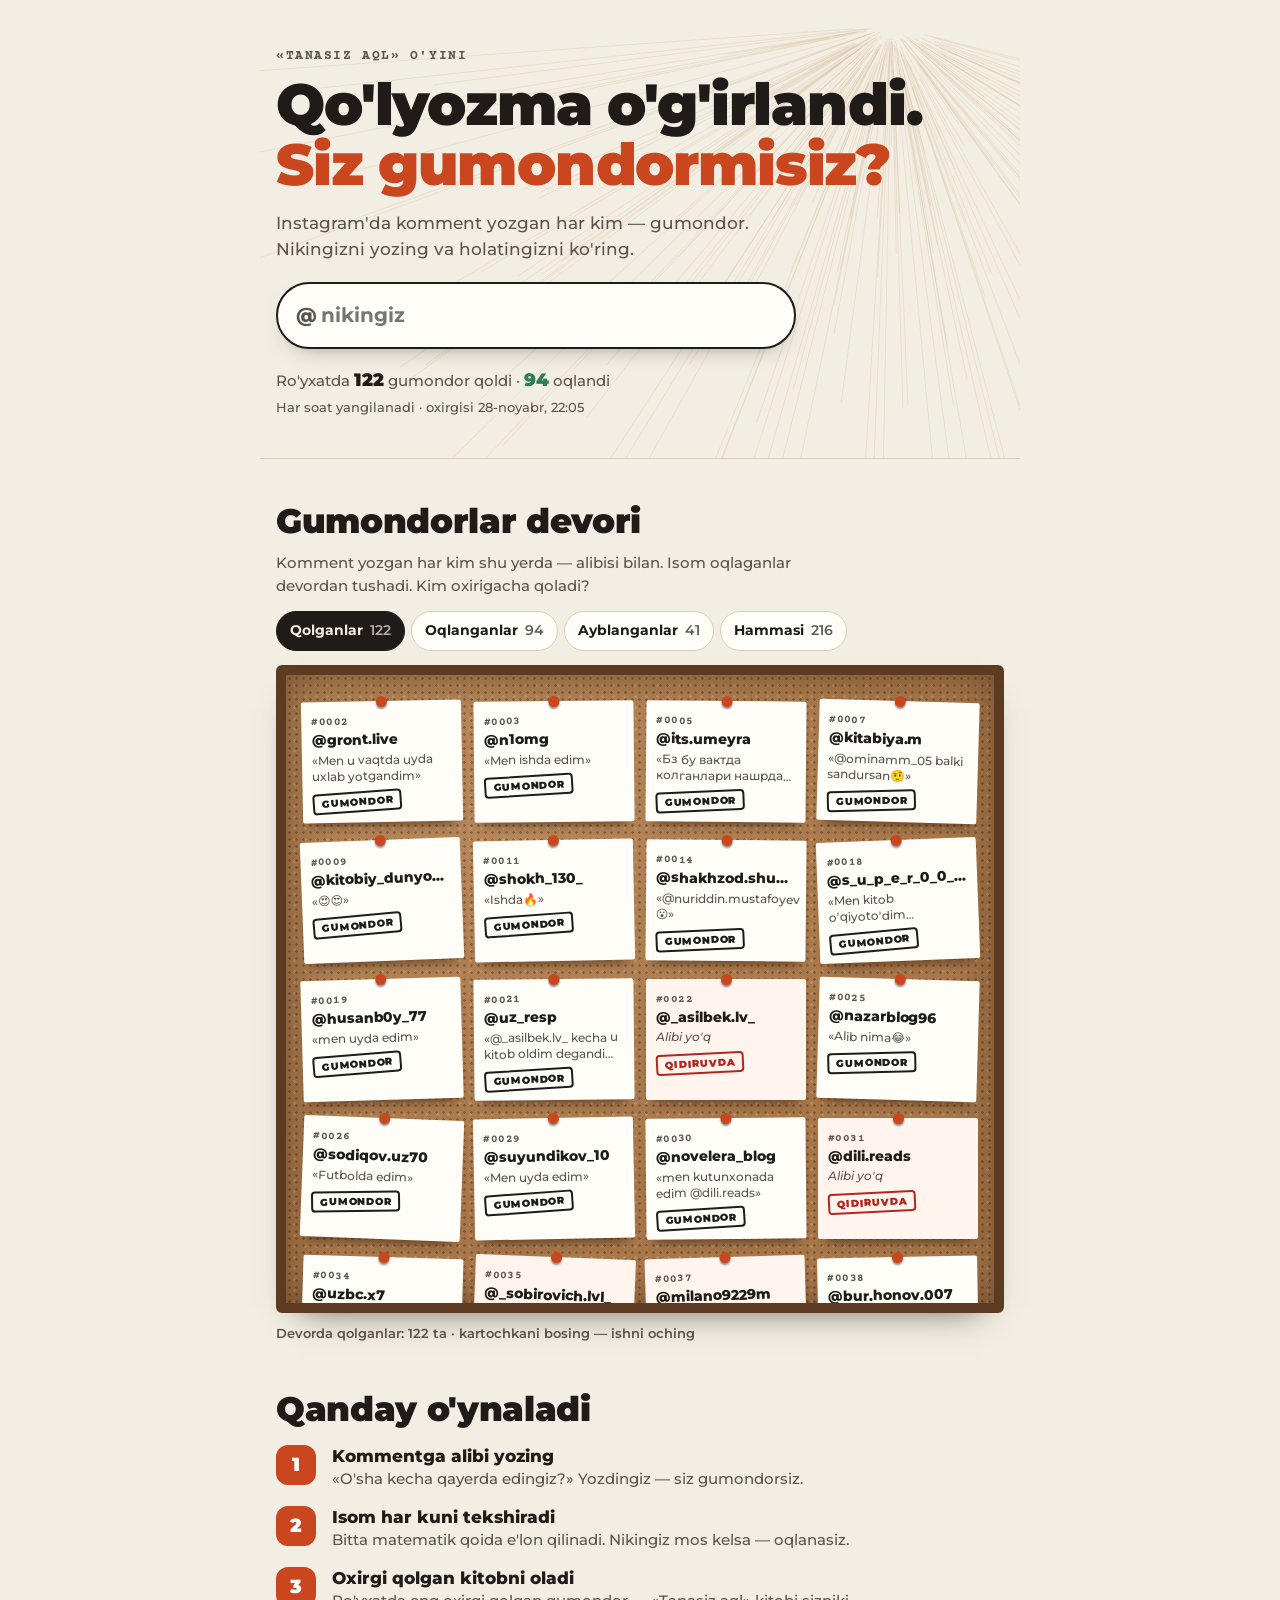
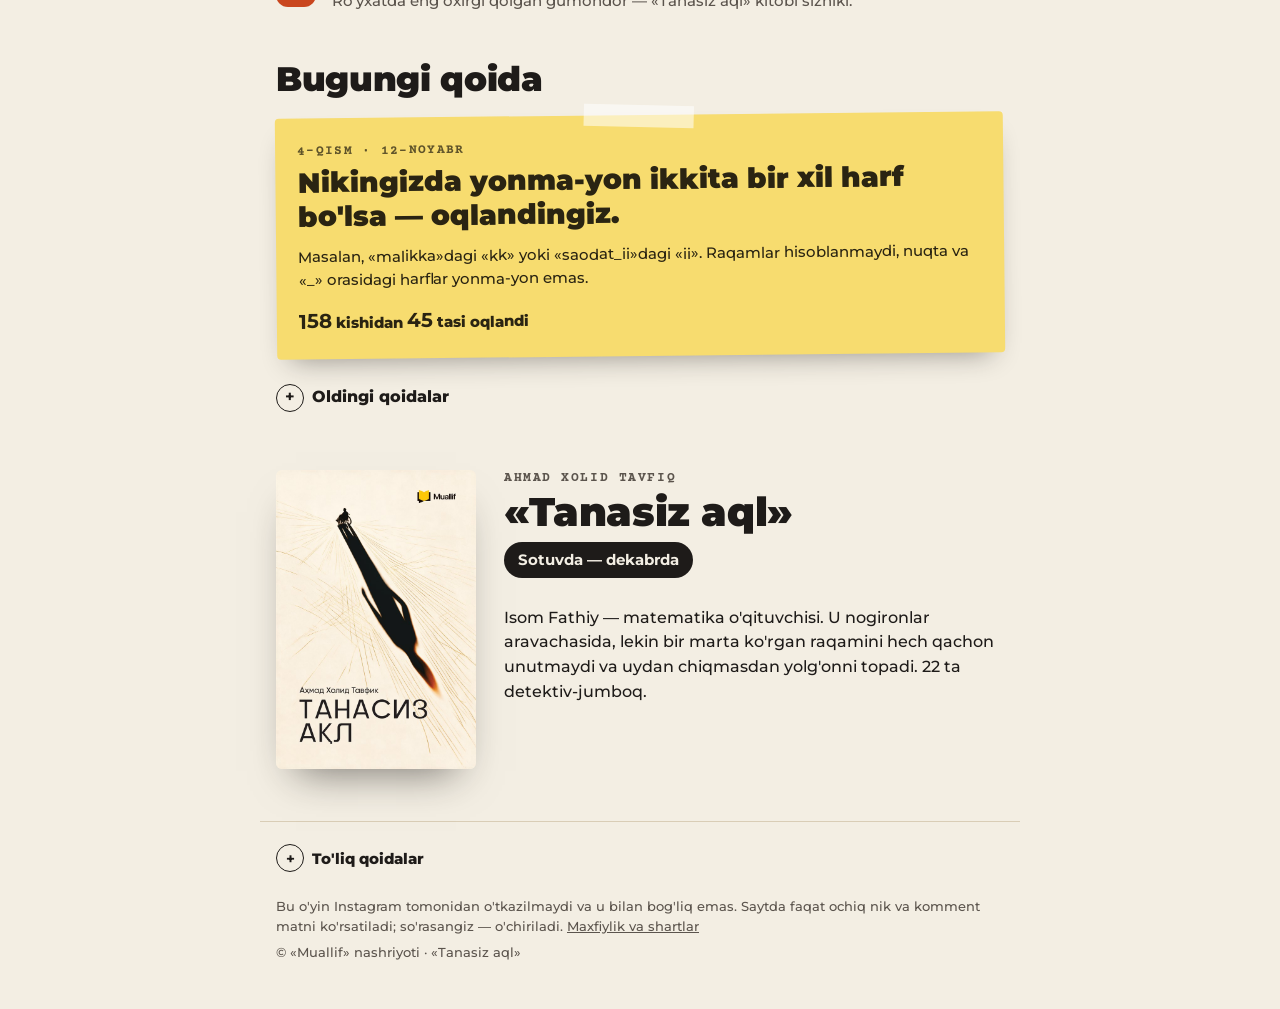
<file: index.html>
<!doctype html>
<html lang="uz">
<head>
<meta charset="utf-8">
<meta name="viewport" content="width=device-width, initial-scale=1, viewport-fit=cover">
<title>Tanasiz aql — gumondorlar ro'yxati</title>
<meta name="description" content="«Tanasiz aql» qo'lyozmasi o'g'irlandi. Instagram'da komment yozgan har kim — gumondor. Nikingizni yozing va holatingizni ko'ring.">
<meta property="og:type" content="website">
<meta property="og:title" content="Tanasiz aql — siz gumondormisiz?">
<meta property="og:description" content="Qo'lyozma o'g'irlandi. Komment yozgan — gumondor. Nikingizni toping.">
<meta property="og:image" content="https://gumondorlar.github.io/img/og.jpg">
<meta name="twitter:card" content="summary_large_image">
<meta name="theme-color" content="#F3EEE3">
<link rel="icon" href="data:image/svg+xml,%3Csvg xmlns='http://www.w3.org/2000/svg' viewBox='0 0 64 64'%3E%3Crect width='64' height='64' rx='14' fill='%231E1B19'/%3E%3Ccircle cx='27' cy='27' r='13' fill='none' stroke='%23F3EEE3' stroke-width='6'/%3E%3Cpath d='M37 37l13 13' stroke='%23C9461E' stroke-width='7' stroke-linecap='round'/%3E%3C/svg%3E">
<link rel="preconnect" href="https://fonts.googleapis.com">
<link rel="preconnect" href="https://fonts.gstatic.com" crossorigin>
<link href="https://fonts.googleapis.com/css2?family=Courier+Prime:wght@400;700&family=Montserrat:wght@500;600;700;800;900&display=swap" rel="stylesheet">
<link rel="stylesheet" href="style.css">
</head>
<body>
<div id="namuna" class="namuna" hidden>NAMUNA — niklar va raqamlar to'qilgan. O'yin hali boshlanmagan.</div>
<div id="xato" class="namuna xato" hidden>Ro'yxatni yuklab bo'lmadi. Sahifani yangilang.</div>

<main>
  <section class="hero" aria-labelledby="h1">
    <svg class="nur" id="nur" aria-hidden="true"></svg>
    <div class="hero-in">
      <p class="kicker">«TANASIZ AQL» O'YINI</p>
      <h1 id="h1">Qo'lyozma o'g'irlandi.<br><span>Siz gumondormisiz?</span></h1>
      <p class="lead">Instagram'da komment yozgan har kim — gumondor. Nikingizni yozing va holatingizni ko'ring.</p>
      <label class="qidiruv">
        <span aria-hidden="true">@</span>
        <input id="q" type="search" autocomplete="off" autocapitalize="none" autocorrect="off" spellcheck="false" placeholder="nikingiz" aria-label="Instagram nikingiz yoki ish raqami">
      </label>
      <ul id="natija" class="natija" role="list"></ul>
      <p id="topilmadi" class="izoh" hidden>Topilmadi. Komment yozgan bo'lsangiz, ko'pi bilan 1 soatda ro'yxatda paydo bo'lasiz.</p>
      <p class="hisob" id="hisob"></p>
    </div>
  </section>

  <section id="devor" class="blok" aria-labelledby="h-devor">
    <h2 id="h-devor">Gumondorlar devori</h2>
    <p class="izoh-d">Komment yozgan har kim shu yerda — alibisi bilan. Isom oqlaganlar devordan tushadi. Kim oxirigacha qoladi?</p>
    <div class="tablar" role="tablist" id="tablar" aria-label="Devor filtri">
      <button role="tab" data-f="qoldi" aria-selected="true">Qolganlar</button>
      <button role="tab" data-f="oqlandi" aria-selected="false">Oqlanganlar</button>
      <button role="tab" data-f="ayb" aria-selected="false">Ayblanganlar</button>
      <button role="tab" data-f="hammasi" aria-selected="false">Hammasi</button>
    </div>
    <div class="doska" id="doska" role="tabpanel" aria-labelledby="h-devor">
      <div id="grid" class="grid"></div>
      <div id="dum" class="dum" aria-hidden="true"></div>
    </div>
    <p class="doska-past" id="doska-past"></p>
  </section>

  <section class="blok" aria-labelledby="h-qanday">
    <h2 id="h-qanday">Qanday o'ynaladi</h2>
    <ol class="qadam">
      <li><b>Kommentga alibi yozing</b><span>«O'sha kecha qayerda edingiz?» Yozdingiz — siz gumondorsiz.</span></li>
      <li><b>Isom har kuni tekshiradi</b><span>Bitta matematik qoida e'lon qilinadi. Nikingiz mos kelsa — oqlanasiz.</span></li>
      <li><b>Oxirgi qolgan kitobni oladi</b><span>Ro'yxatda eng oxirgi qolgan gumondor — «Tanasiz aql» kitobi sizniki.</span></li>
    </ol>
  </section>

  <section id="qoida" class="blok" aria-labelledby="h-qoida">
    <h2 id="h-qoida">Bugungi qoida</h2>
    <div id="bugun"></div>
    <div id="ovoz"></div>
    <details class="ochil" id="oldingi" hidden>
      <summary>Oldingi qoidalar</summary>
      <ol id="kun" class="kun"></ol>
    </details>
  </section>

  <section id="kitob" class="blok kitob" aria-labelledby="h-kitob">
    <img src="img/muqova.jpg" width="640" height="959" alt="«Tanasiz aql» kitobi muqovasi" loading="lazy">
    <div>
      <p class="kicker">Ahmad Xolid Tavfiq</p>
      <h2 id="h-kitob">«Tanasiz aql»</h2>
      <p class="sotuv">Sotuvda — <b id="sotuv">dekabrda</b></p>
      <p>Isom Fathiy — matematika o'qituvchisi. U nogironlar aravachasida, lekin bir marta ko'rgan raqamini hech qachon unutmaydi va uydan chiqmasdan yolg'onni topadi. 22 ta detektiv-jumboq.</p>
      <div class="tugmalar" id="kitob-havola"></div>
    </div>
  </section>
</main>

<footer class="pas">
  <details class="ochil">
    <summary>To'liq qoidalar</summary>
    <ul class="bandlar">
      <li>Bir odam — bitta ish: birinchi kommentingiz hisoblanadi.</li>
      <li>Do'stingizni belgilasangiz, u ayblanadi. 24 soat ichida o'zi alibi yozmasa — qidiruvga beriladi. Kitob faqat o'zi komment yozganga beriladi.</li>
      <li>Qoida faqat nikingiz yoki ish raqamingizdan hisoblanadi. Ish ochilgan paytdagi nik olinadi — keyin o'zgartirish yordam bermaydi.</li>
      <li>Tekshiruvga o'sha kuni 16:00 gacha ro'yxatda bo'lganlar kiradi.</li>
      <li>Ertangi qoidani kommentdagi ovoz bilan o'zingiz tanlaysiz.</li>
      <li>Haqoratli, reklama va yashirilgan kommentlar hisoblanmaydi.</li>
    </ul>
    <p id="rasmiy">Tashkilotchi, muddat, sovrin va g'olibni aniqlash tartibi shu yerda e'lon qilinadi.</p>
  </details>
  <p>Bu o'yin Instagram tomonidan o'tkazilmaydi va u bilan bog'liq emas. Saytda faqat ochiq nik va komment matni ko'rsatiladi; so'rasangiz — o'chiriladi. <a href="maxfiylik.html">Maxfiylik va shartlar</a></p>
  <p>© «Muallif» nashriyoti · «Tanasiz aql»</p>
</footer>

<div id="modal" class="modal" hidden>
  <div class="sheet" role="dialog" aria-modal="true" aria-labelledby="m-nik">
    <button class="yop" id="yop" aria-label="Yopish">×</button>
    <div id="karta"></div>
  </div>
</div>
<div id="toast" class="toast" role="status" aria-live="polite"></div>

<script src="qoidalar.js"></script>
<script src="karta.js"></script>
<script src="app.js"></script>
</body>
</html>
</file>
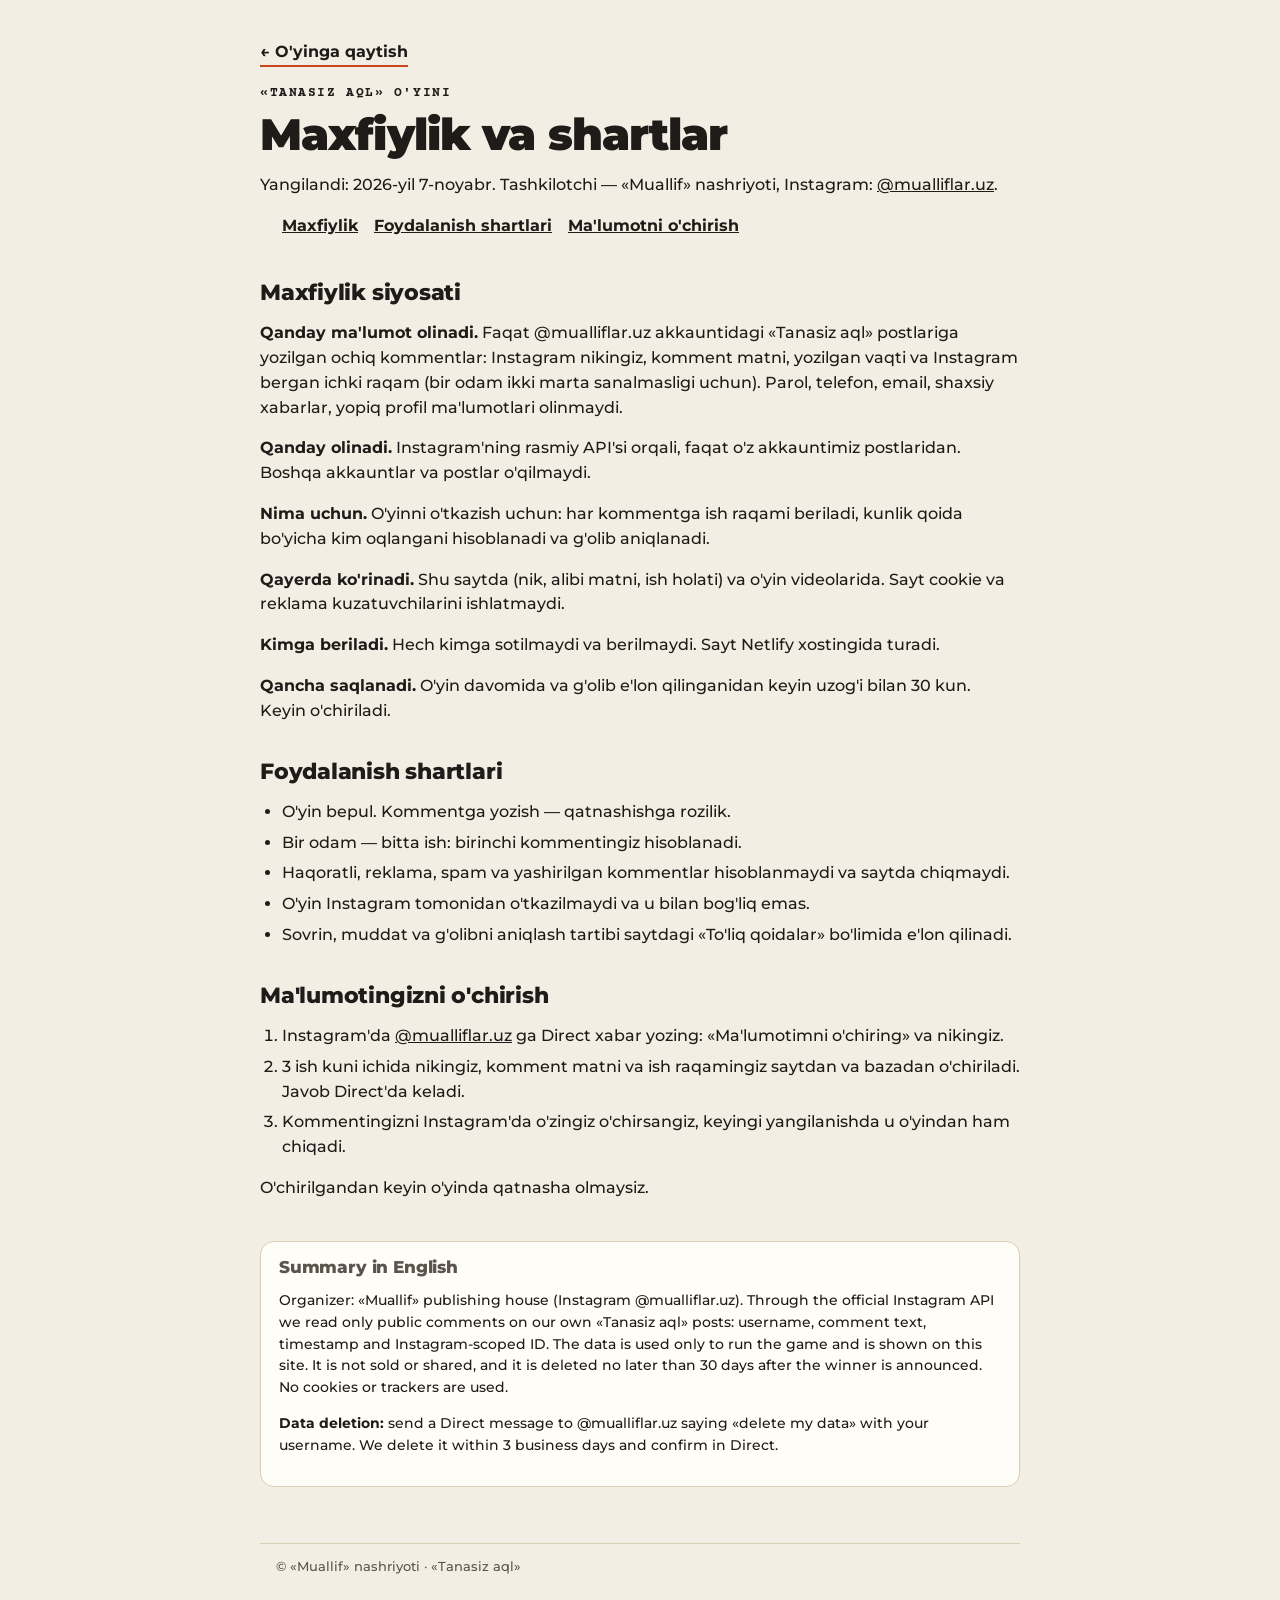
<file: maxfiylik.html>
<!doctype html>
<html lang="uz">
<head>
<meta charset="utf-8">
<meta name="viewport" content="width=device-width, initial-scale=1, viewport-fit=cover">
<title>Maxfiylik va shartlar — Tanasiz aql</title>
<meta name="description" content="«Tanasiz aql» o'yini: qanday ma'lumot olinadi, nima uchun, qancha saqlanadi va qanday o'chiriladi.">
<meta name="theme-color" content="#F3EEE3">
<link rel="preconnect" href="https://fonts.googleapis.com">
<link rel="preconnect" href="https://fonts.gstatic.com" crossorigin>
<link href="https://fonts.googleapis.com/css2?family=Courier+Prime:wght@400;700&family=Montserrat:wght@500;600;700;800;900&display=swap" rel="stylesheet">
<link rel="stylesheet" href="style.css">
<style>
  .hujjat { padding: 40px 0 8px; }
  .hujjat h1 { font-size: clamp(30px, 7vw, 44px); }
  .hujjat h2 { margin: 36px 0 10px; font-size: 22px; font-weight: 800; scroll-margin-top: 16px; }
  .hujjat p, .hujjat li { color: var(--ink); }
  .hujjat ul, .hujjat ol { padding-left: 22px; }
  .hujjat li { margin: 0 0 6px; }
  .orqaga { display: inline-block; margin: 0 0 18px; font-weight: 700; text-decoration: none; border-bottom: 2px solid var(--ember); }
  .mundarija { display: flex; flex-wrap: wrap; gap: 8px 16px; margin: 0 0 8px; padding: 0; list-style: none; font-weight: 700; }
  .en { margin-top: 40px; padding: 16px 18px; background: var(--card); border: 1px solid var(--line); border-radius: var(--r); font-size: 14px; color: var(--ink2); }
  .en h2 { margin-top: 0; font-size: 17px; }
</style>
</head>
<body>
<main class="hujjat">
  <a class="orqaga" href="./">← O'yinga qaytish</a>
  <p class="kicker">«TANASIZ AQL» O'YINI</p>
  <h1>Maxfiylik va shartlar</h1>
  <p>Yangilandi: 2026-yil 7-noyabr. Tashkilotchi — «Muallif» nashriyoti, Instagram: <a href="https://www.instagram.com/mualliflar.uz/">@mualliflar.uz</a>.</p>
  <ul class="mundarija">
    <li><a href="#maxfiylik">Maxfiylik</a></li>
    <li><a href="#shartlar">Foydalanish shartlari</a></li>
    <li><a href="#ochirish">Ma'lumotni o'chirish</a></li>
  </ul>

  <h2 id="maxfiylik">Maxfiylik siyosati</h2>
  <p><b>Qanday ma'lumot olinadi.</b> Faqat @mualliflar.uz akkauntidagi «Tanasiz aql» postlariga yozilgan ochiq kommentlar: Instagram nikingiz, komment matni, yozilgan vaqti va Instagram bergan ichki raqam (bir odam ikki marta sanalmasligi uchun). Parol, telefon, email, shaxsiy xabarlar, yopiq profil ma'lumotlari olinmaydi.</p>
  <p><b>Qanday olinadi.</b> Instagram'ning rasmiy API'si orqali, faqat o'z akkauntimiz postlaridan. Boshqa akkauntlar va postlar o'qilmaydi.</p>
  <p><b>Nima uchun.</b> O'yinni o'tkazish uchun: har kommentga ish raqami beriladi, kunlik qoida bo'yicha kim oqlangani hisoblanadi va g'olib aniqlanadi.</p>
  <p><b>Qayerda ko'rinadi.</b> Shu saytda (nik, alibi matni, ish holati) va o'yin videolarida. Sayt cookie va reklama kuzatuvchilarini ishlatmaydi.</p>
  <p><b>Kimga beriladi.</b> Hech kimga sotilmaydi va berilmaydi. Sayt Netlify xostingida turadi.</p>
  <p><b>Qancha saqlanadi.</b> O'yin davomida va g'olib e'lon qilinganidan keyin uzog'i bilan 30 kun. Keyin o'chiriladi.</p>

  <h2 id="shartlar">Foydalanish shartlari</h2>
  <ul>
    <li>O'yin bepul. Kommentga yozish — qatnashishga rozilik.</li>
    <li>Bir odam — bitta ish: birinchi kommentingiz hisoblanadi.</li>
    <li>Haqoratli, reklama, spam va yashirilgan kommentlar hisoblanmaydi va saytda chiqmaydi.</li>
    <li>O'yin Instagram tomonidan o'tkazilmaydi va u bilan bog'liq emas.</li>
    <li>Sovrin, muddat va g'olibni aniqlash tartibi saytdagi «To'liq qoidalar» bo'limida e'lon qilinadi.</li>
  </ul>

  <h2 id="ochirish">Ma'lumotingizni o'chirish</h2>
  <ol>
    <li>Instagram'da <a href="https://www.instagram.com/mualliflar.uz/">@mualliflar.uz</a> ga Direct xabar yozing: «Ma'lumotimni o'chiring» va nikingiz.</li>
    <li>3 ish kuni ichida nikingiz, komment matni va ish raqamingiz saytdan va bazadan o'chiriladi. Javob Direct'da keladi.</li>
    <li>Kommentingizni Instagram'da o'zingiz o'chirsangiz, keyingi yangilanishda u o'yindan ham chiqadi.</li>
  </ol>
  <p>O'chirilgandan keyin o'yinda qatnasha olmaysiz.</p>

  <section class="en" lang="en">
    <h2>Summary in English</h2>
    <p>Organizer: «Muallif» publishing house (Instagram @mualliflar.uz). Through the official Instagram API we read only public comments on our own «Tanasiz aql» posts: username, comment text, timestamp and Instagram-scoped ID. The data is used only to run the game and is shown on this site. It is not sold or shared, and it is deleted no later than 30 days after the winner is announced. No cookies or trackers are used.</p>
    <p><b>Data deletion:</b> send a Direct message to @mualliflar.uz saying «delete my data» with your username. We delete it within 3 business days and confirm in Direct.</p>
  </section>
</main>
<footer class="pas">
  <p>© «Muallif» nashriyoti · «Tanasiz aql»</p>
</footer>
</body>
</html>
</file>
<file: style.css>
:root {
  --paper: #F3EEE3;
  --paper2: #EAE2D2;
  --card: #FFFDF8;
  --ink: #1E1B19;
  --ink2: #5B544D;
  --line: #D9CDB6;
  --gold: #B8935A;
  --ember: #C9461E;
  --red: #B3261E;
  --green: #2E7D5B;
  --amber: #B8700F;
  --r: 14px;
  --sans: "Montserrat", system-ui, -apple-system, "Segoe UI", sans-serif;
  --mono: "Courier Prime", ui-monospace, "Courier New", monospace;
}
* { box-sizing: border-box; }
html { -webkit-text-size-adjust: 100%; }
body { margin: 0; background: var(--paper); color: var(--ink); font: 500 16px/1.55 var(--sans); }
a { color: inherit; }
img { max-width: 100%; display: block; }
button, input { font: inherit; color: inherit; }
[hidden] { display: none !important; }

.namuna { background: var(--ink); color: var(--paper); text-align: center; font-weight: 700; font-size: 13px; padding: 8px 16px; letter-spacing: 0.02em; }
.namuna.xato { background: var(--red); }

main { max-width: 760px; margin: 0 auto; padding: 0 16px; }

/* bosh qism: sarlavha + qidiruv */
.hero { position: relative; overflow: hidden; margin: 0 -16px; padding: 48px 16px 40px; border-bottom: 1px solid var(--line); }
.nur { position: absolute; inset: 0; width: 100%; height: 100%; pointer-events: none; }
.hero-in { position: relative; }
.kicker { margin: 0 0 10px; font: 700 13px/1.3 var(--mono); letter-spacing: 0.12em; color: var(--ink2); text-transform: uppercase; }
h1 { margin: 0 0 14px; font-weight: 900; font-size: clamp(34px, 8vw, 58px); line-height: 1.04; letter-spacing: -0.02em; }
h1 span { color: var(--ember); }
.lead { margin: 0 0 20px; color: var(--ink2); font-size: 17px; max-width: 560px; }
.hisob { margin: 18px 0 0; font-size: 15px; color: var(--ink2); }
.hisob b { color: var(--ink); font-weight: 900; font-size: 18px; }
.hisob b.yashil { color: var(--green); }
.hisob small { font-size: 13px; }

/* tugmalar */
.btn { display: inline-flex; align-items: center; justify-content: center; gap: 8px; border: 0; cursor: pointer; text-decoration: none; background: var(--ink); color: var(--paper); font-weight: 800; font-size: 15px; padding: 13px 20px; border-radius: 999px; min-height: 48px; transition: transform 0.12s ease, background 0.15s ease; }
.btn:hover { background: #000; }
.btn:active { transform: scale(0.98); }
.btn.katta { font-size: 17px; padding: 15px 24px; }
.btn.ikkinchi { background: transparent; color: var(--ink); border: 1.5px solid var(--ink); }
.btn.ikkinchi:hover { background: var(--paper2); }
.btn.olov { background: var(--ember); }
.btn.olov:hover { background: #A93812; }
.btn:disabled { background: var(--ink2); cursor: progress; transform: none; }
.tugmalar { display: flex; flex-wrap: wrap; gap: 10px; margin-top: 16px; }

/* bloklar */
.blok { padding: 44px 0 4px; }
h2 { margin: 0 0 16px; font-weight: 900; font-size: clamp(26px, 5vw, 34px); letter-spacing: -0.01em; line-height: 1.1; }
.izoh { color: var(--ink2); font-size: 14px; }

/* qidiruv */
.qidiruv { display: flex; align-items: center; gap: 4px; max-width: 520px; background: var(--card); border: 2px solid var(--ink); border-radius: 999px; padding: 4px 18px; box-shadow: 0 10px 24px -16px rgba(30, 27, 25, 0.6); }
.qidiruv span { font-weight: 800; color: var(--ink2); font-size: 20px; }
.qidiruv input { flex: 1; min-width: 0; border: 0; outline: 0; background: transparent; font-size: 20px; font-weight: 700; padding: 12px 0; }
.qidiruv:focus-within { box-shadow: 0 0 0 4px rgba(201, 70, 30, 0.2); }
.natija { list-style: none; margin: 10px 0 0; padding: 0; max-width: 520px; }
.natija li + li { margin-top: 6px; }
.qator { width: 100%; display: flex; align-items: center; gap: 12px; text-align: left; background: var(--card); border: 1px solid var(--line); border-radius: 12px; padding: 12px 14px; cursor: pointer; }
.qator:hover { border-color: var(--ink2); }
.qator .n { font-weight: 800; flex: 1; min-width: 0; overflow: hidden; text-overflow: ellipsis; white-space: nowrap; }
.qator .n small { color: var(--ink2); font-weight: 600; }

/* muhr (holat) */
.muhr { display: inline-block; flex: none; font-weight: 900; font-size: 11px; letter-spacing: 0.08em; padding: 3px 7px 2px; border: 2px solid currentColor; border-radius: 4px; transform: rotate(-3deg); line-height: 1.2; }
.st-gum { color: var(--ink); }
.st-oql { color: var(--green); }
.st-qid { color: var(--red); }
.st-ayb { color: var(--amber); }

/* gumondorlar devori — probka doska */
.izoh-d { margin: -6px 0 14px; color: var(--ink2); font-size: 15px; max-width: 560px; }
.tablar { display: flex; gap: 6px; flex-wrap: wrap; margin: 0 0 14px; }
.tablar button { border: 1.5px solid var(--line); background: var(--card); padding: 7px 13px; border-radius: 999px; font-weight: 700; font-size: 14px; cursor: pointer; min-height: 40px; }
.tablar button[aria-selected="true"] { background: var(--ink); color: var(--paper); border-color: var(--ink); }
.tablar button span { opacity: 0.7; font-weight: 600; margin-left: 3px; }
.doska {
  position: relative; max-height: min(72vh, 780px); overflow-y: auto; -webkit-overflow-scrolling: touch;
  padding: 26px 16px 34px; border-radius: 6px; border: 10px solid #5C3B22;
  background-color: #A8774A;
  background-image:
    radial-gradient(rgba(64, 36, 14, 0.38) 1px, transparent 1.5px),
    radial-gradient(rgba(255, 228, 186, 0.2) 1px, transparent 1.7px),
    radial-gradient(ellipse at 30% 20%, rgba(255, 220, 170, 0.18), transparent 60%);
  background-size: 7px 7px, 11px 11px, 100% 100%;
  background-position: 0 0, 3px 5px, 0 0;
  box-shadow: inset 0 0 40px rgba(40, 20, 6, 0.45), 0 18px 34px -24px rgba(30, 27, 25, 0.8);
}
.grid { display: grid; grid-template-columns: repeat(auto-fill, minmax(150px, 1fr)); gap: 18px 12px; }
.mini {
  position: relative; display: flex; flex-direction: column; align-items: flex-start; gap: 3px; min-width: 0;
  text-align: left; background: var(--card); border: 0; border-radius: 2px; padding: 14px 10px 10px; cursor: pointer;
  box-shadow: 0 9px 12px -8px rgba(30, 14, 4, 0.7); transform: rotate(var(--rot, 0deg)); transition: transform 0.15s ease;
}
.mini::before { content: ""; position: absolute; top: -5px; left: 50%; width: 11px; height: 11px; margin-left: -5px; border-radius: 50%; background: var(--ember); box-shadow: 0 2px 2px rgba(0, 0, 0, 0.45); }
.mini:hover, .mini:focus-visible { transform: rotate(0deg) scale(1.04); z-index: 1; }
.mini .r { font: 700 11px var(--mono); color: var(--ink2); letter-spacing: 0.04em; }
.mini .n { display: block; max-width: 100%; font-weight: 800; font-size: 14px; line-height: 1.25; overflow: hidden; text-overflow: ellipsis; white-space: nowrap; }
.mini .a { display: -webkit-box; -webkit-line-clamp: 2; -webkit-box-orient: vertical; overflow: hidden; font-size: 12px; line-height: 1.35; color: var(--ink2); font-weight: 500; margin-bottom: 4px; }
.mini .muhr { font-size: 10px; }
.mini.oql { background: #E6DFD0; opacity: 0.6; }
.mini.oql .n { text-decoration: line-through; text-decoration-color: rgba(46, 125, 91, 0.7); }
.mini.oql::before { background: #8E8579; }
.mini.tush { opacity: 0.9; transform: rotate(calc(var(--rot, 0deg) * 4 + 6deg)) translateY(8px); }
.mini .yangi { position: absolute; right: 6px; top: 6px; font: 700 10px var(--mono); color: var(--green); text-transform: uppercase; }
.mini.ayb { background: #FFF4EE; }
.mini.siz { outline: 3px solid var(--ember); outline-offset: 3px; z-index: 2; animation: siz 0.9s ease-in-out 4; }
@keyframes siz { 50% { transform: rotate(0deg) scale(1.08); } }
.dum { height: 1px; }
.doska-past { margin: 10px 0 0; color: var(--ink2); font-size: 13px; font-weight: 600; }

/* qanday o'ynaladi */
.qadam { list-style: none; margin: 0; padding: 0; counter-reset: q; display: grid; gap: 14px; }
.qadam li { counter-increment: q; position: relative; padding-left: 56px; min-height: 40px; }
.qadam li::before { content: counter(q); position: absolute; left: 0; top: 0; width: 40px; height: 40px; display: grid; place-items: center; background: var(--ember); color: #fff; font-weight: 900; font-size: 19px; border-radius: 12px; }
.qadam b { display: block; font-weight: 800; font-size: 17px; line-height: 1.3; }
.qadam span { color: var(--ink2); font-size: 15px; }

/* bugungi qoida — Isomning sariq varag'i */
.varaq { position: relative; background: #F7DC6F; color: #2A2412; border-radius: 4px; padding: 26px 22px 22px; box-shadow: 0 14px 28px -14px rgba(30, 27, 25, 0.45); transform: rotate(-0.6deg); }
.varaq::before { content: ""; position: absolute; top: -10px; left: 50%; width: 110px; height: 22px; margin-left: -55px; background: rgba(255, 255, 255, 0.55); transform: rotate(2deg); }
.varaq .qism { font: 700 13px var(--mono); letter-spacing: 0.1em; text-transform: uppercase; opacity: 0.75; }
.varaq .matn { margin: 8px 0 12px; font-weight: 900; font-size: clamp(21px, 4.4vw, 28px); line-height: 1.2; }
.varaq .izoh2 { margin: 0 0 14px; font-size: 15px; }
.varaq .son { margin: 0; font-weight: 800; font-size: 15px; }
.varaq .son b { font-size: 20px; }
.ovoz { margin-top: 20px; background: var(--card); border: 1px solid var(--line); border-radius: var(--r); padding: 16px 18px; }
.ovoz p { margin: 0 0 12px; font-weight: 800; }
.ovoz p small { display: block; font-weight: 600; color: var(--ink2); font-size: 13px; }
.ovoz ol { list-style: none; margin: 0; padding: 0; display: grid; gap: 8px; }
.ovoz li { display: flex; align-items: center; gap: 12px; font-weight: 700; }
.ovoz li b { width: 34px; height: 34px; flex: none; display: grid; place-items: center; background: var(--ink); color: var(--paper); border-radius: 10px; font-size: 17px; }

/* ochiladigan bo'limlar */
.ochil { margin-top: 18px; }
.ochil summary { cursor: pointer; font-weight: 800; padding: 10px 0; list-style: none; display: flex; align-items: center; gap: 8px; }
.ochil summary::-webkit-details-marker { display: none; }
.ochil summary::before { content: "+"; width: 26px; height: 26px; display: grid; place-items: center; border: 1.5px solid currentColor; border-radius: 50%; font-weight: 700; flex: none; }
.ochil[open] summary::before { content: "−"; }
.kun { list-style: none; margin: 8px 0 0 12px; padding: 0; border-left: 2px solid var(--line); }
.kun li { position: relative; padding: 0 0 18px 20px; }
.kun li::before { content: ""; position: absolute; left: -7px; top: 6px; width: 12px; height: 12px; border-radius: 50%; background: var(--paper); border: 2px solid var(--ink); }
.kun li.bor::before { background: var(--ember); border-color: var(--ember); }
.kun .t { font: 700 13px var(--mono); color: var(--ink2); letter-spacing: 0.06em; }
.kun .q { font-weight: 700; margin: 2px 0; }
.kun .d { color: var(--ink2); font-size: 14px; margin: 0; }

/* kitob */
.kitob { display: grid; grid-template-columns: minmax(0, 200px) minmax(0, 1fr); gap: 28px; align-items: start; }
.kitob img { border-radius: 6px; box-shadow: 0 22px 40px -20px rgba(30, 27, 25, 0.6); height: auto; }
.kitob h2 { font-size: clamp(30px, 6vw, 40px); margin-bottom: 8px; }
.kitob .kicker { margin-bottom: 4px; }
.sotuv { display: inline-block; margin: 0 0 12px; background: var(--ink); color: var(--paper); padding: 6px 14px; border-radius: 999px; font-weight: 700; font-size: 15px; }

/* pastki qism */
.pas { max-width: 760px; margin: 48px auto 0; padding: 12px 16px 40px; border-top: 1px solid var(--line); color: var(--ink2); font-size: 13px; }
.pas p { margin: 0 0 6px; }
.pas .ochil { margin: 0 0 14px; color: var(--ink); font-size: 15px; }
.bandlar { margin: 4px 0 10px; padding-left: 20px; }
.bandlar li { padding: 3px 0; }
#rasmiy { color: var(--ink2); font-size: 14px; }

/* modal — ish kartochkasi */
.modal { position: fixed; inset: 0; z-index: 50; background: rgba(30, 27, 25, 0.55); display: flex; align-items: flex-end; justify-content: center; }
.sheet { position: relative; width: 100%; max-width: 560px; max-height: 92vh; overflow-y: auto; background: var(--paper); border-radius: 22px 22px 0 0; padding: 22px 18px 28px; animation: chiq 0.22s ease-out; }
@keyframes chiq { from { transform: translateY(40px); opacity: 0; } }
@media (min-width: 640px) { .modal { align-items: center; } .sheet { border-radius: 22px; } }
.yop { position: absolute; z-index: 2; top: 10px; right: 10px; width: 40px; height: 40px; border: 0; border-radius: 50%; background: var(--paper2); font-size: 24px; line-height: 1; cursor: pointer; }
.ish { background: var(--card); border: 1px solid var(--line); border-radius: 12px; padding: 20px 18px 16px; position: relative; box-shadow: 0 16px 30px -22px rgba(30, 27, 25, 0.6); }
.ish::before { content: ""; position: absolute; top: -7px; left: 50%; width: 14px; height: 14px; margin-left: -7px; border-radius: 50%; background: var(--ember); box-shadow: 0 1px 3px rgba(0, 0, 0, 0.4); }
.ish .r { font: 700 14px var(--mono); color: var(--ink2); letter-spacing: 0.04em; padding-right: 36px; }
.ish h3 { margin: 6px 0 2px; font-size: clamp(24px, 6vw, 30px); font-weight: 900; word-break: break-all; }
.ish .hozir { font-size: 13px; color: var(--ink2); font-weight: 600; }
.ish .katta-muhr { margin: 10px 0 2px; font-size: 15px; padding: 5px 10px 4px; border-width: 3px; transform: rotate(-7deg); background: rgba(255, 253, 248, 0.85); }
.ish blockquote { margin: 12px 0; padding: 0 0 0 14px; border-left: 3px solid var(--gold); font-weight: 600; font-size: 17px; }
.ish blockquote.yoq { color: var(--ink2); font-weight: 500; font-style: italic; }
.xabar { margin: 12px 0 0; padding: 12px 14px; border-radius: 10px; background: var(--paper2); font-weight: 700; font-size: 15px; }
.xabar.yashil { background: #E1F0E8; color: #1E5A40; }
.xabar.qizil { background: #F9E5DF; color: #6E1B12; }
.xabar button { background: none; border: 0; padding: 0; cursor: pointer; font-weight: 900; text-decoration: underline; }
.tek { list-style: none; margin: 12px 0 0; padding: 0; display: grid; gap: 6px; font-size: 14px; }
.tek li { display: flex; flex-wrap: wrap; align-items: baseline; gap: 2px 10px; }
.tek .qn { font-weight: 800; }
.tek .y { font: 600 13px var(--mono); color: var(--ink2); flex: 1; min-width: 160px; }
.tek .natija-oql { color: var(--green); }
.tek .natija-qol { color: var(--ink2); }

/* storis */
.storis { display: grid; grid-template-columns: 132px minmax(0, 1fr); gap: 16px; align-items: start; margin-top: 18px; }
.st-joy { aspect-ratio: 9 / 16; border-radius: 12px; background: var(--paper2); overflow: hidden; box-shadow: 0 14px 30px -18px rgba(30, 27, 25, 0.7); }
.st-joy img { width: 100%; height: auto; -webkit-touch-callout: default; }
.st-ong .btn { width: 100%; }
.yol { margin: 12px 0 8px; padding-left: 20px; font-size: 14px; color: var(--ink2); }
.yol li { padding: 2px 0; }
.yol b { color: var(--ink); }
.havola + .havola { margin-left: 14px; }
.havola { background: none; border: 0; padding: 4px 0; cursor: pointer; font-size: 13px; font-weight: 700; color: var(--ink2); text-decoration: underline; text-underline-offset: 3px; }

.toast { position: fixed; left: 50%; bottom: 24px; transform: translate(-50%, 30px); opacity: 0; z-index: 60; background: var(--ink); color: var(--paper); padding: 10px 18px; border-radius: 999px; font-weight: 700; font-size: 14px; transition: 0.2s ease; pointer-events: none; max-width: calc(100% - 32px); text-align: center; }
.toast.bor { opacity: 1; transform: translate(-50%, 0); }

@media (max-width: 560px) {
  .kitob { grid-template-columns: 110px minmax(0, 1fr); gap: 16px; }
  .kitob h2 { font-size: 28px; }
  .storis { grid-template-columns: 104px minmax(0, 1fr); gap: 14px; }
  .hero { padding-top: 36px; }
  .doska { margin: 0 -16px; max-height: 64vh; border-width: 8px 0; border-radius: 0; padding: 24px 12px 30px; }
  .grid { grid-template-columns: repeat(2, minmax(0, 1fr)); gap: 16px 10px; }
}
@media (prefers-reduced-motion: reduce) {
  .sheet { animation: none; }
  .mini.siz { animation: none; }
}
</file>
